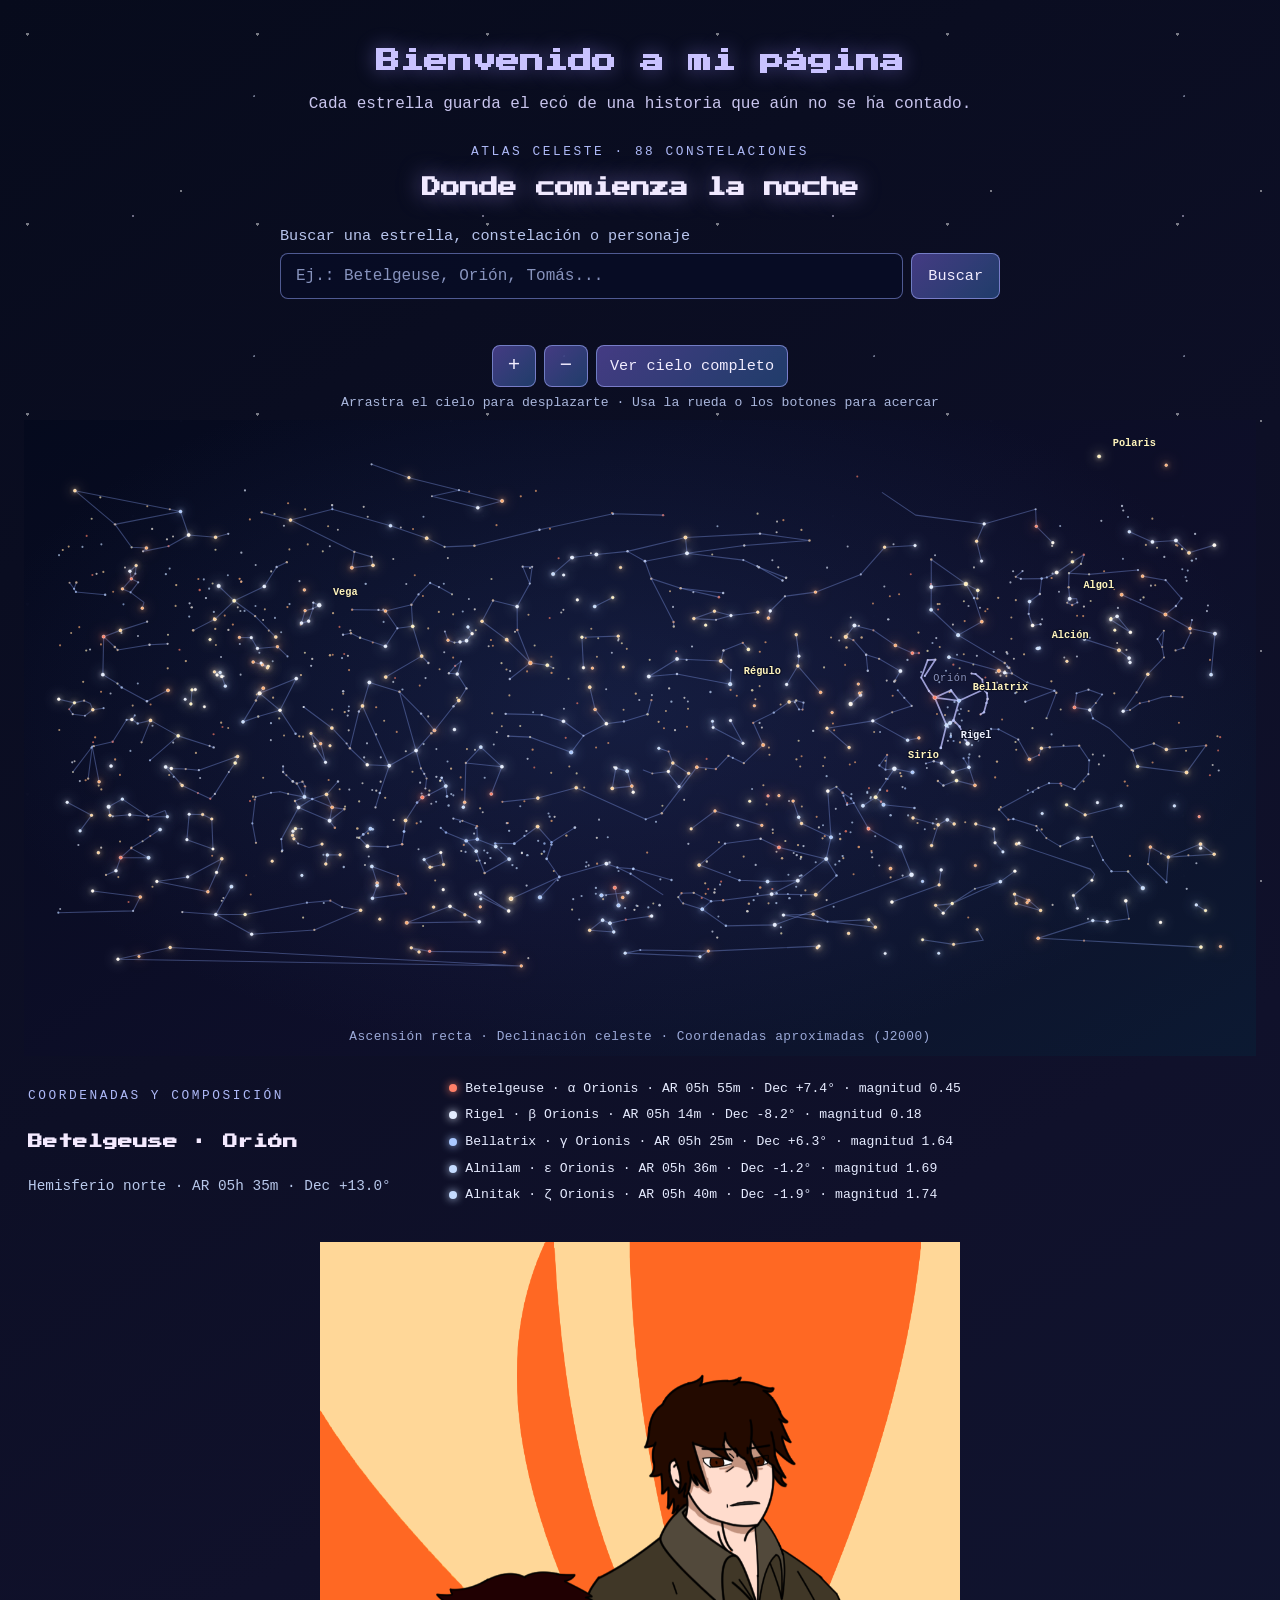
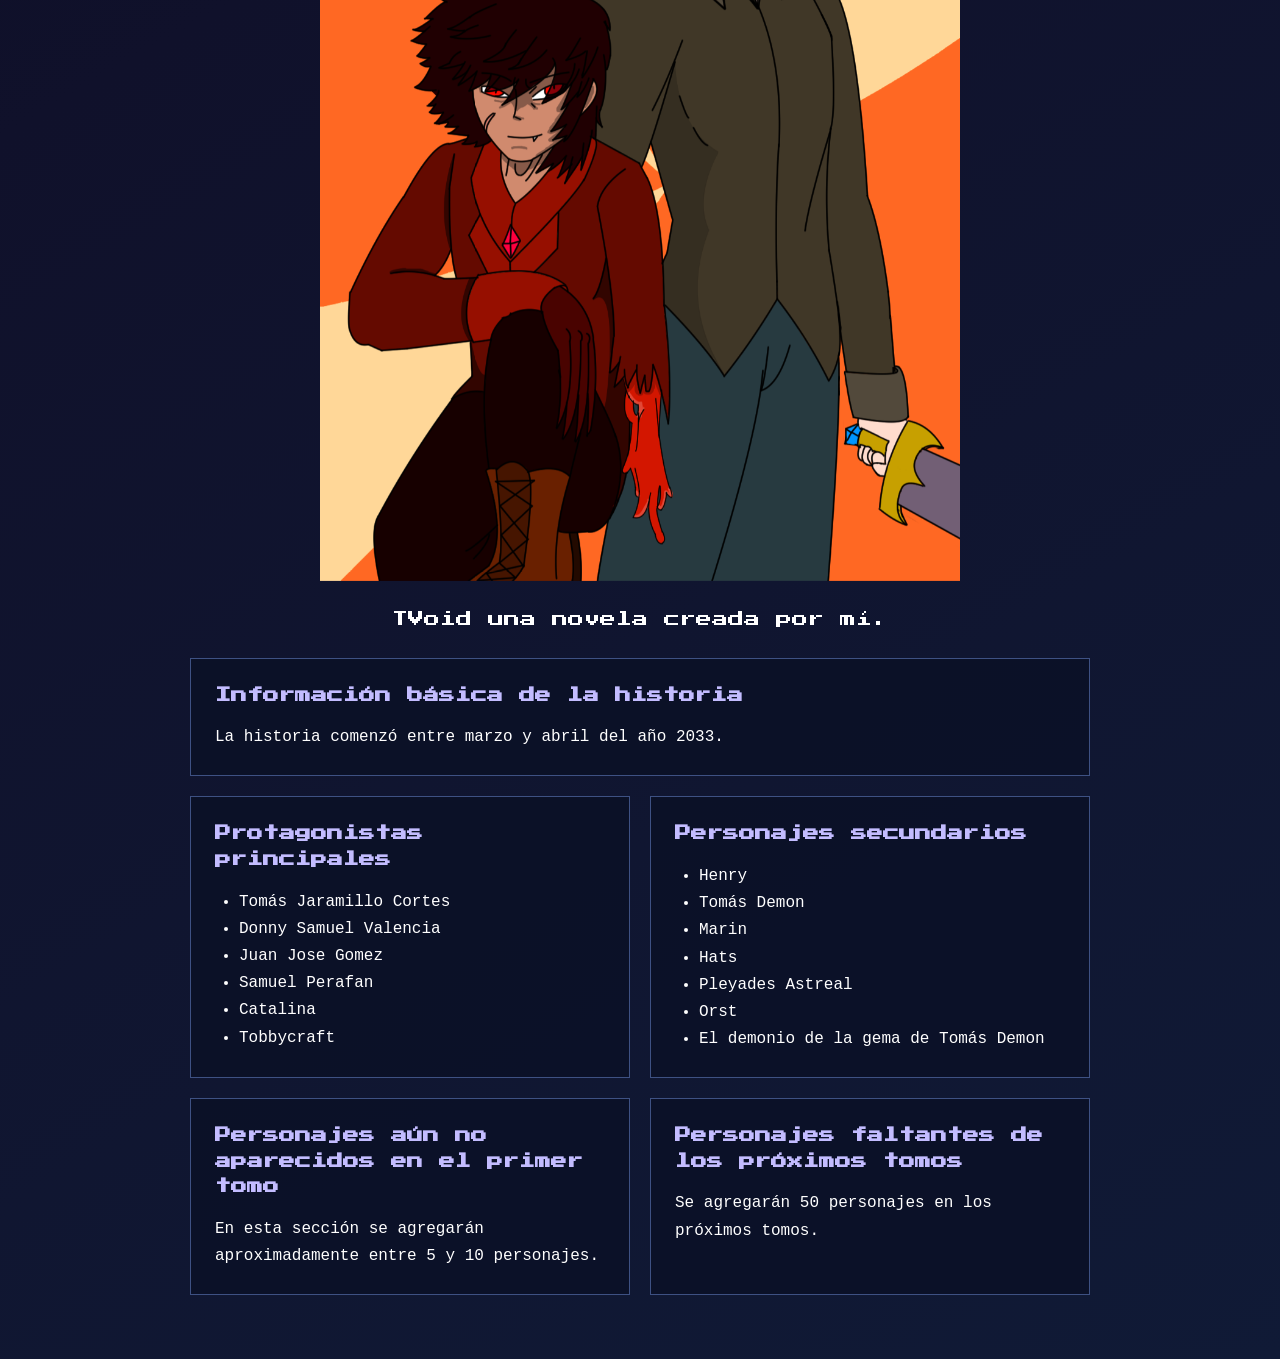
<file: index.html>
<html lang="es">

  <head>
    <meta charset="UTF-8">
    <meta name="viewport" content="width=device-width, initial-scale=1.0">
    <title>Tomas Jaramillo</title>
    <link rel="stylesheet" href="style.css">
    <script src="Constelaciones.js" defer></script>
    <script src="Pagina.js" defer></script>
  </head>
  <body>
    <h2>Bienvenido a mi página</h2>
    <p class="instrucciones-cielo">Cada estrella guarda el eco de una historia que aún no se ha contado.</p>

    <section class="mapa-celeste" aria-labelledby="titulo-mapa">
      <header class="encabezado-mapa">
        <p class="sobrelinea-mapa">Atlas celeste · 88 constelaciones</p>
        <h3 id="titulo-mapa">Donde comienza la noche</h3>
      </header>
      <form id="busqueda-celeste" class="busqueda-celeste" role="search">
        <label for="buscar-estrella">Buscar una estrella, constelación o personaje</label>
        <div class="entrada-busqueda">
          <input id="buscar-estrella" name="q" type="search" placeholder="Ej.: Betelgeuse, Orión, Tomás..." autocomplete="off" aria-describedby="resultado-busqueda">
          <button type="submit">Buscar</button>
        </div>
        <p id="resultado-busqueda" class="resultado-busqueda" role="status" aria-live="polite"></p>
        <ul id="sugerencias-celestes" class="sugerencias-celestes" aria-label="Resultados de búsqueda"></ul>
      </form>
      <div class="controles-mapa" role="group" aria-label="Controles del mapa">
        <button type="button" id="acercar-mapa" aria-label="Acercar el mapa">+</button>
        <button type="button" id="alejar-mapa" aria-label="Alejar el mapa">−</button>
        <button type="button" id="centrar-mapa">Ver cielo completo</button>
        <span>Arrastra el cielo para desplazarte · Usa la rueda o los botones para acercar</span>
      </div>
      <figure class="figura-mapa">
        <svg id="mapa-estelar" viewBox="0 0 1440 700" role="group" aria-labelledby="titulo-svg-mapa descripcion-svg-mapa">
          <title id="titulo-svg-mapa">Mapa de las 88 constelaciones</title>
          <desc id="descripcion-svg-mapa">Proyección celeste con estrellas coloreadas según su índice de color y trazos de las constelaciones.</desc>
        </svg>
        <figcaption id="coordenadas-mapa">Ascensión recta · Declinación celeste · Coordenadas aproximadas (J2000)</figcaption>
      </figure>
      <section class="detalle-celeste" id="detalle-celeste" aria-live="polite" aria-label="Datos de la selección">
        <p class="sobrelinea-mapa">Coordenadas y composición</p>
        <h4 id="nombre-detalle">El firmamento guarda sus secretos</h4>
        <p class="ubicacion-detalle" id="ubicacion-detalle">Cada punto luminoso pertenece a un lugar preciso del cielo.</p>
        <ul class="estrellas-detalle" id="estrellas-detalle"></ul>
      </section>
    </section>
    
    <img class="portada-principal" src="portada cap 8.png" alt="Portada ilustrada de Tomás Jaramillo" decoding="async">

    <p class="novela" title="Pasa el cursor para descubrir el código">
      <span class="novela-text">TVoid una novela creada por mí.</span>
      <span class="codigo-secreto">Código para archivo secreto: 2008</span>
    </p>

    <main class="historia">
      <section>
        <h3>Información básica de la historia</h3>
        <p>La historia comenzó entre marzo y abril del año 2033.</p>
      </section>

      <section>
        <h3>Protagonistas principales</h3>
        <ul>
          <li>Tomás Jaramillo Cortes</li>
          <li>Donny Samuel Valencia</li>
          <li>Juan Jose Gomez</li>
          <li>Samuel Perafan</li>
          <li>Catalina</li>
          <li>Tobbycraft</li>
        </ul>
      </section>

      <section>
        <h3>Personajes secundarios</h3>
        <ul>
          <li>Henry</li>
          <li>Tomás Demon</li>
          <li>Marin</li>
          <li>Hats</li>
          <li>Pleyades Astreal</li>
          <li>Orst</li>
          <li>El demonio de la gema de Tomás Demon</li>
        </ul>
      </section>

      <section>
        <h3>Personajes aún no aparecidos en el primer tomo</h3>
        <p>En esta sección se agregarán aproximadamente entre 5 y 10 personajes.</p>
      </section>

      <section>
        <h3>Personajes faltantes de los próximos tomos</h3>
        <p>Se agregarán 50 personajes en los próximos tomos.</p>
      </section>
    </main>
  </body>
</html>
</file>
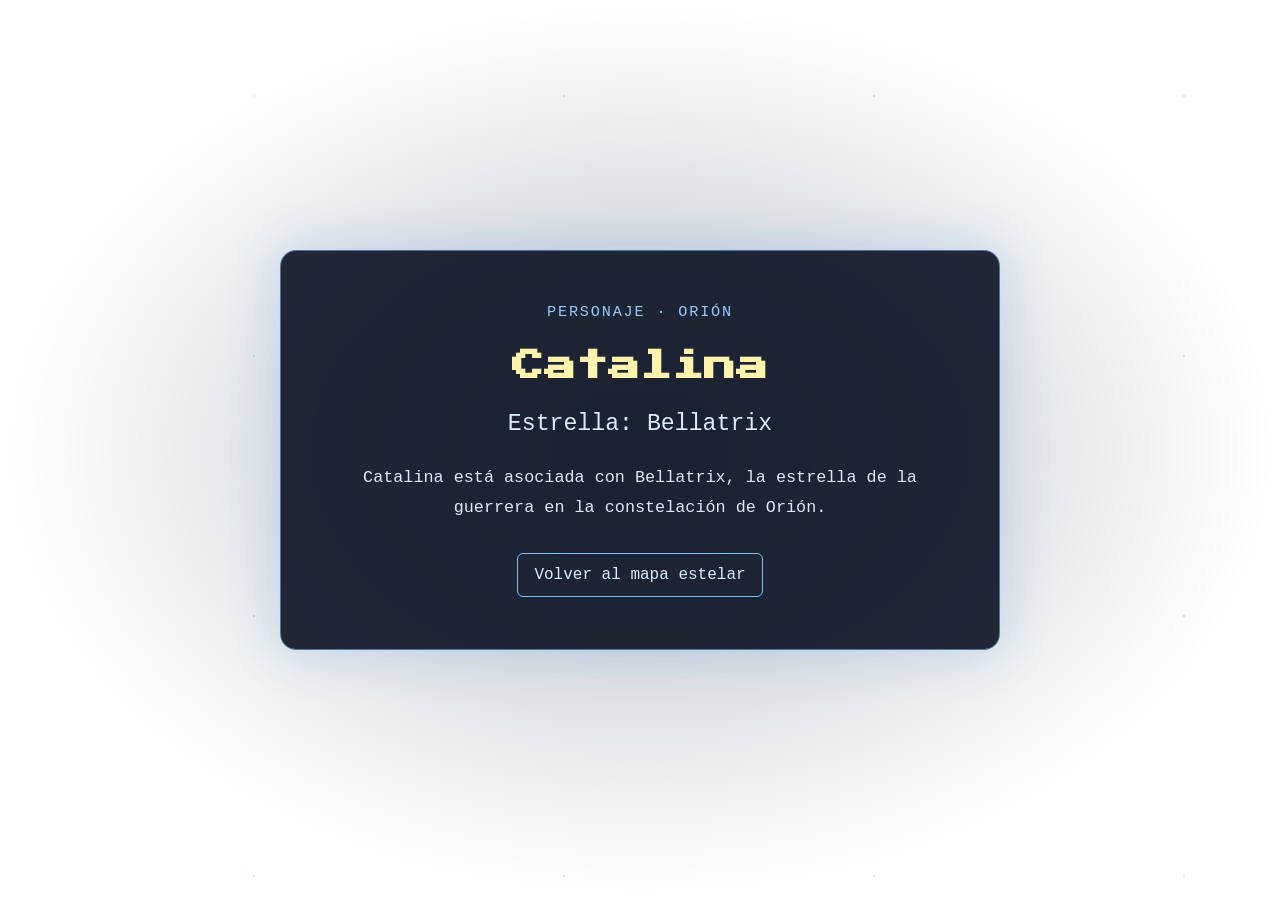
<file: catalina.html>
<!doctype html>
<html lang="es">
  <head>
    <meta charset="UTF-8">
    <meta name="viewport" content="width=device-width, initial-scale=1.0">
    <title>Catalina · Bellatrix</title>
    <link rel="stylesheet" href="style.css">
  </head>
  <body class="pagina-personaje">
    <main class="ficha-personaje">
      <p class="etiqueta">Personaje · Orión</p>
      <h1>Catalina</h1>
      <p class="estrella-destacada">Estrella: Bellatrix</p>
      <p class="descripcion-personaje">Catalina está asociada con Bellatrix, la estrella de la guerrera en la constelación de Orión.</p>
      <a class="volver-inicio" href="pagina.html">Volver al mapa estelar</a>
    </main>
  </body>
</html>
</file>
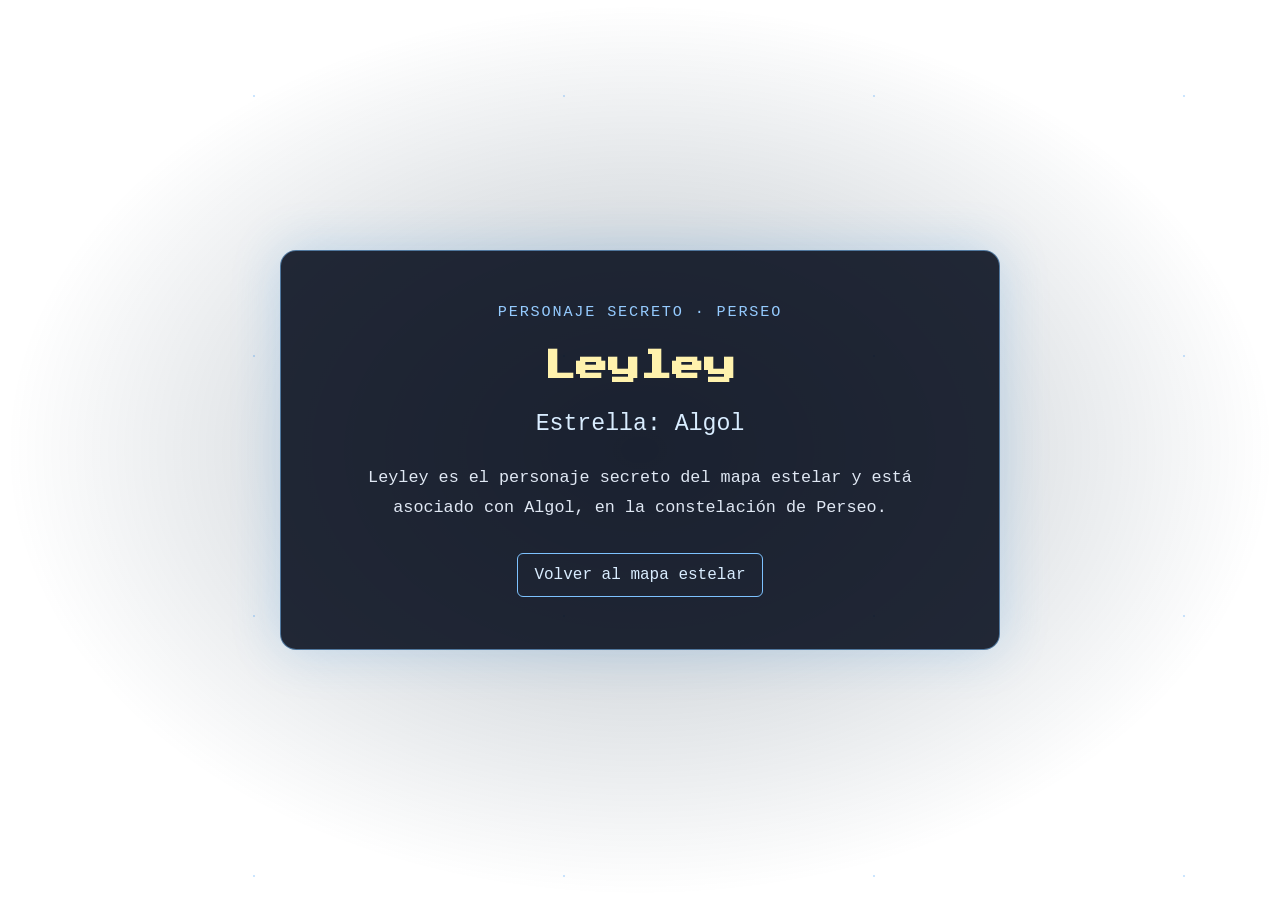
<file: leyley.html>
<!doctype html>
<html lang="es">
  <head>
    <meta charset="UTF-8">
    <meta name="viewport" content="width=device-width, initial-scale=1.0">
    <title>Leyley · Algol</title>
    <link rel="stylesheet" href="style.css">
  </head>
  <body class="pagina-personaje">
    <main class="ficha-personaje">
      <p class="etiqueta">Personaje secreto · Perseo</p>
      <h1>Leyley</h1>
      <p class="estrella-destacada">Estrella: Algol</p>
      <p class="descripcion-personaje">Leyley es el personaje secreto del mapa estelar y está asociado con Algol, en la constelación de Perseo.</p>
      <a class="volver-inicio" href="pagina.html">Volver al mapa estelar</a>
    </main>
  </body>
</html>
</file>
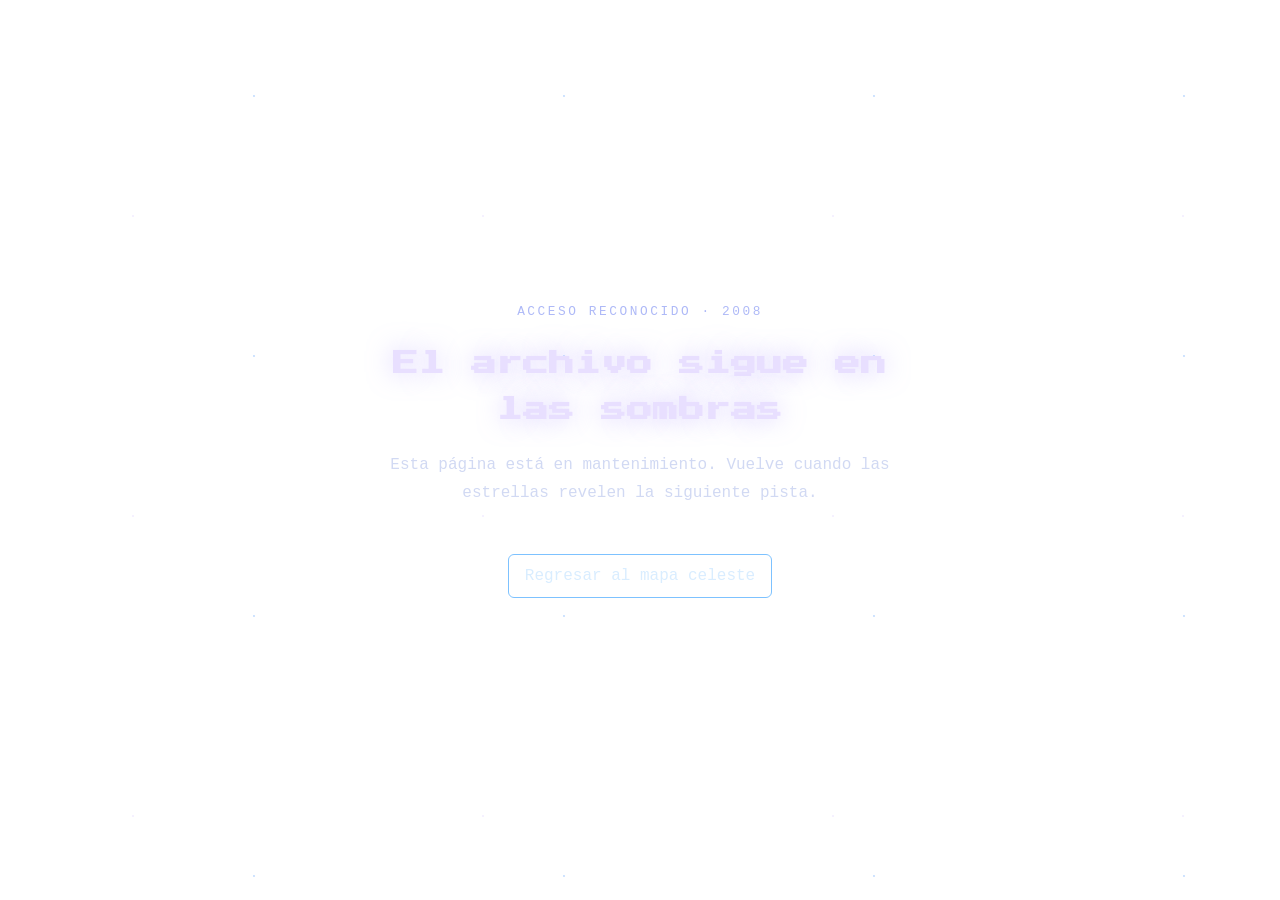
<file: mantenimiento.html>
<!doctype html>
<html lang="es">
  <head>
    <meta charset="UTF-8">
    <meta name="viewport" content="width=device-width, initial-scale=1.0">
    <meta name="robots" content="noindex">
    <title>Archivo secreto · En mantenimiento</title>
    <link rel="stylesheet" href="style.css">
  </head>
  <body class="pagina-mantenimiento">
    <main class="ficha-mantenimiento">
      <p class="sobrelinea-mapa">Acceso reconocido · 2008</p>
      <h1>El archivo sigue en las sombras</h1>
      <p>Esta página está en mantenimiento. Vuelve cuando las estrellas revelen la siguiente pista.</p>
      <a class="volver-inicio" href="pagina.html">Regresar al mapa celeste</a>
    </main>
  </body>
</html>
</file>
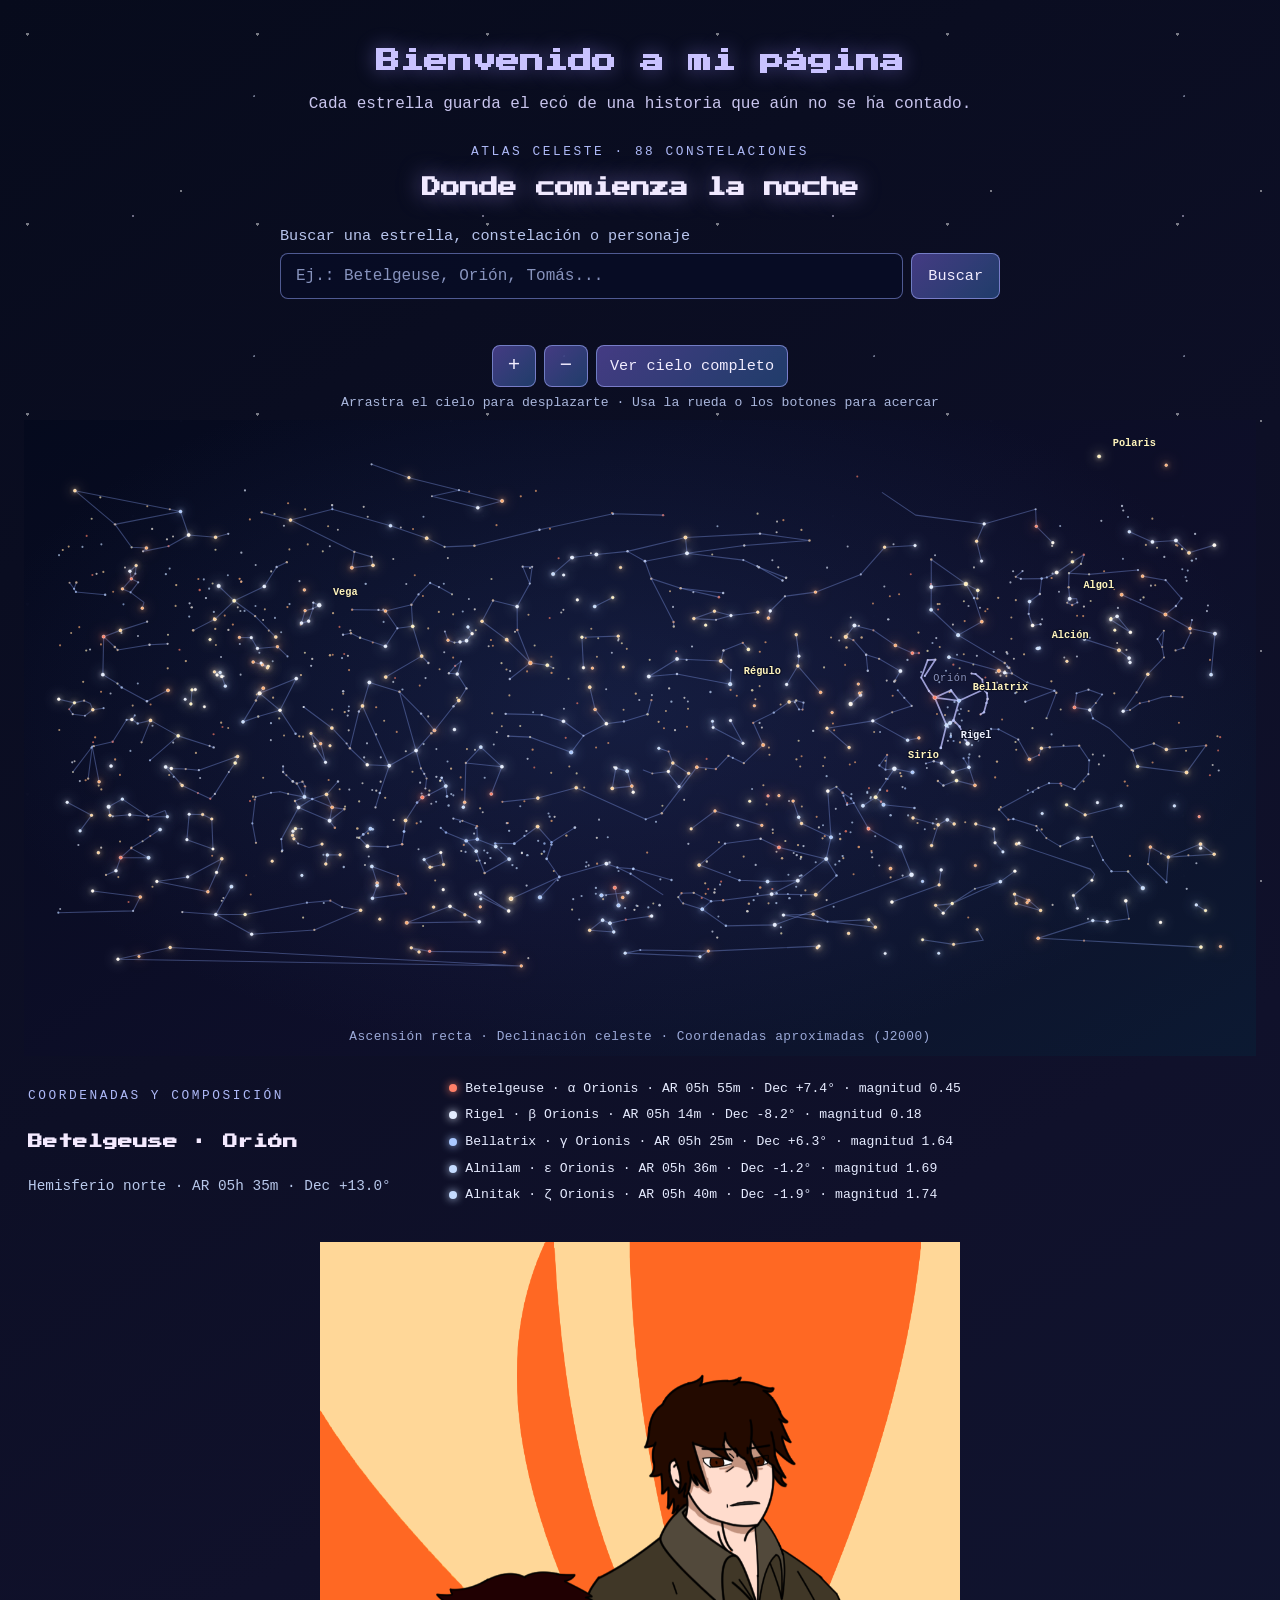
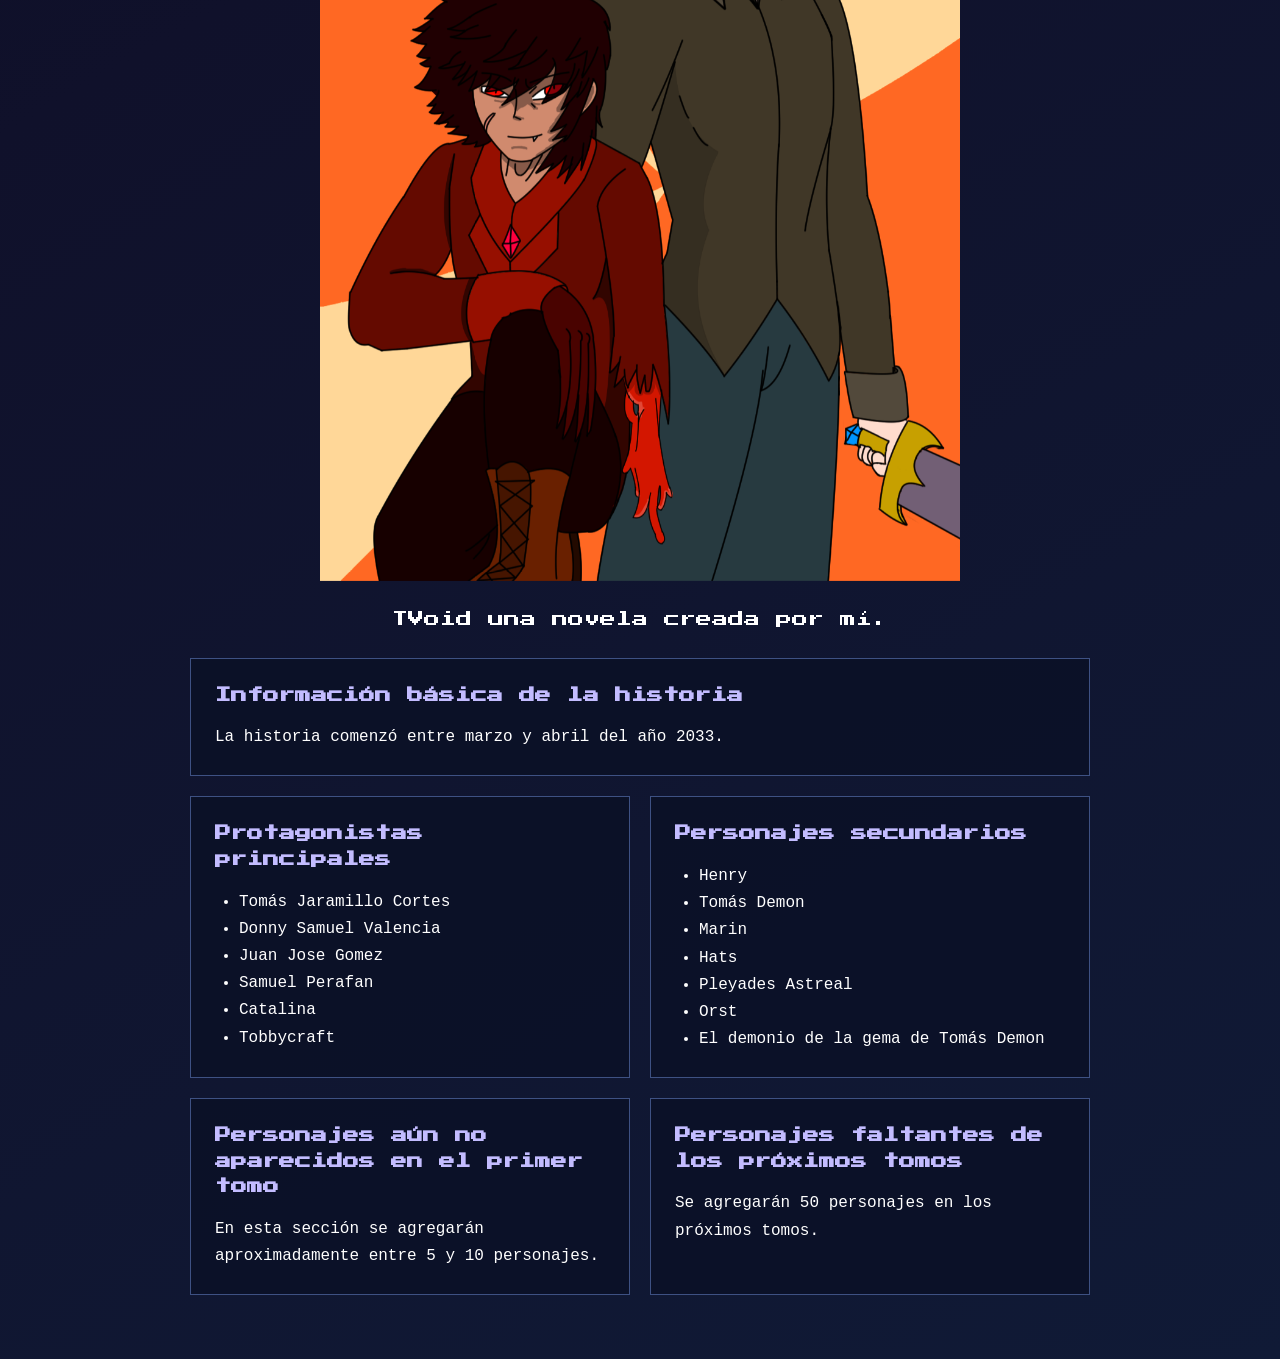
<file: pagina.html>
<html lang="es">

  <head>
    <meta charset="UTF-8">
    <meta name="viewport" content="width=device-width, initial-scale=1.0">
    <title>Tomas Jaramillo</title>
    <link rel="stylesheet" href="style.css">
    <script src="Constelaciones.js" defer></script>
    <script src="Pagina.js" defer></script>
  </head>
  <body>
    <h2>Bienvenido a mi página</h2>
    <p class="instrucciones-cielo">Cada estrella guarda el eco de una historia que aún no se ha contado.</p>

    <section class="mapa-celeste" aria-labelledby="titulo-mapa">
      <header class="encabezado-mapa">
        <p class="sobrelinea-mapa">Atlas celeste · 88 constelaciones</p>
        <h3 id="titulo-mapa">Donde comienza la noche</h3>
      </header>
      <form id="busqueda-celeste" class="busqueda-celeste" role="search">
        <label for="buscar-estrella">Buscar una estrella, constelación o personaje</label>
        <div class="entrada-busqueda">
          <input id="buscar-estrella" name="q" type="search" placeholder="Ej.: Betelgeuse, Orión, Tomás..." autocomplete="off" aria-describedby="resultado-busqueda">
          <button type="submit">Buscar</button>
        </div>
        <p id="resultado-busqueda" class="resultado-busqueda" role="status" aria-live="polite"></p>
        <ul id="sugerencias-celestes" class="sugerencias-celestes" aria-label="Resultados de búsqueda"></ul>
      </form>
      <div class="controles-mapa" role="group" aria-label="Controles del mapa">
        <button type="button" id="acercar-mapa" aria-label="Acercar el mapa">+</button>
        <button type="button" id="alejar-mapa" aria-label="Alejar el mapa">−</button>
        <button type="button" id="centrar-mapa">Ver cielo completo</button>
        <span>Arrastra el cielo para desplazarte · Usa la rueda o los botones para acercar</span>
      </div>
      <figure class="figura-mapa">
        <svg id="mapa-estelar" viewBox="0 0 1440 700" role="group" aria-labelledby="titulo-svg-mapa descripcion-svg-mapa">
          <title id="titulo-svg-mapa">Mapa de las 88 constelaciones</title>
          <desc id="descripcion-svg-mapa">Proyección celeste con estrellas coloreadas según su índice de color y trazos de las constelaciones.</desc>
        </svg>
        <figcaption id="coordenadas-mapa">Ascensión recta · Declinación celeste · Coordenadas aproximadas (J2000)</figcaption>
      </figure>
      <section class="detalle-celeste" id="detalle-celeste" aria-live="polite" aria-label="Datos de la selección">
        <p class="sobrelinea-mapa">Coordenadas y composición</p>
        <h4 id="nombre-detalle">El firmamento guarda sus secretos</h4>
        <p class="ubicacion-detalle" id="ubicacion-detalle">Cada punto luminoso pertenece a un lugar preciso del cielo.</p>
        <ul class="estrellas-detalle" id="estrellas-detalle"></ul>
      </section>
    </section>
    
    <img class="portada-principal" src="portada cap 8.png" alt="Portada ilustrada de Tomás Jaramillo" decoding="async">

    <p class="novela" title="Pasa el cursor para descubrir el código">
      <span class="novela-text">TVoid una novela creada por mí.</span>
      <span class="codigo-secreto">Código para archivo secreto: 2008</span>
    </p>

    <main class="historia">
      <section>
        <h3>Información básica de la historia</h3>
        <p>La historia comenzó entre marzo y abril del año 2033.</p>
      </section>

      <section>
        <h3>Protagonistas principales</h3>
        <ul>
          <li>Tomás Jaramillo Cortes</li>
          <li>Donny Samuel Valencia</li>
          <li>Juan Jose Gomez</li>
          <li>Samuel Perafan</li>
          <li>Catalina</li>
          <li>Tobbycraft</li>
        </ul>
      </section>

      <section>
        <h3>Personajes secundarios</h3>
        <ul>
          <li>Henry</li>
          <li>Tomás Demon</li>
          <li>Marin</li>
          <li>Hats</li>
          <li>Pleyades Astreal</li>
          <li>Orst</li>
          <li>El demonio de la gema de Tomás Demon</li>
        </ul>
      </section>

      <section>
        <h3>Personajes aún no aparecidos en el primer tomo</h3>
        <p>En esta sección se agregarán aproximadamente entre 5 y 10 personajes.</p>
      </section>

      <section>
        <h3>Personajes faltantes de los próximos tomos</h3>
        <p>Se agregarán 50 personajes en los próximos tomos.</p>
      </section>
    </main>
  </body>
</html>
</file>
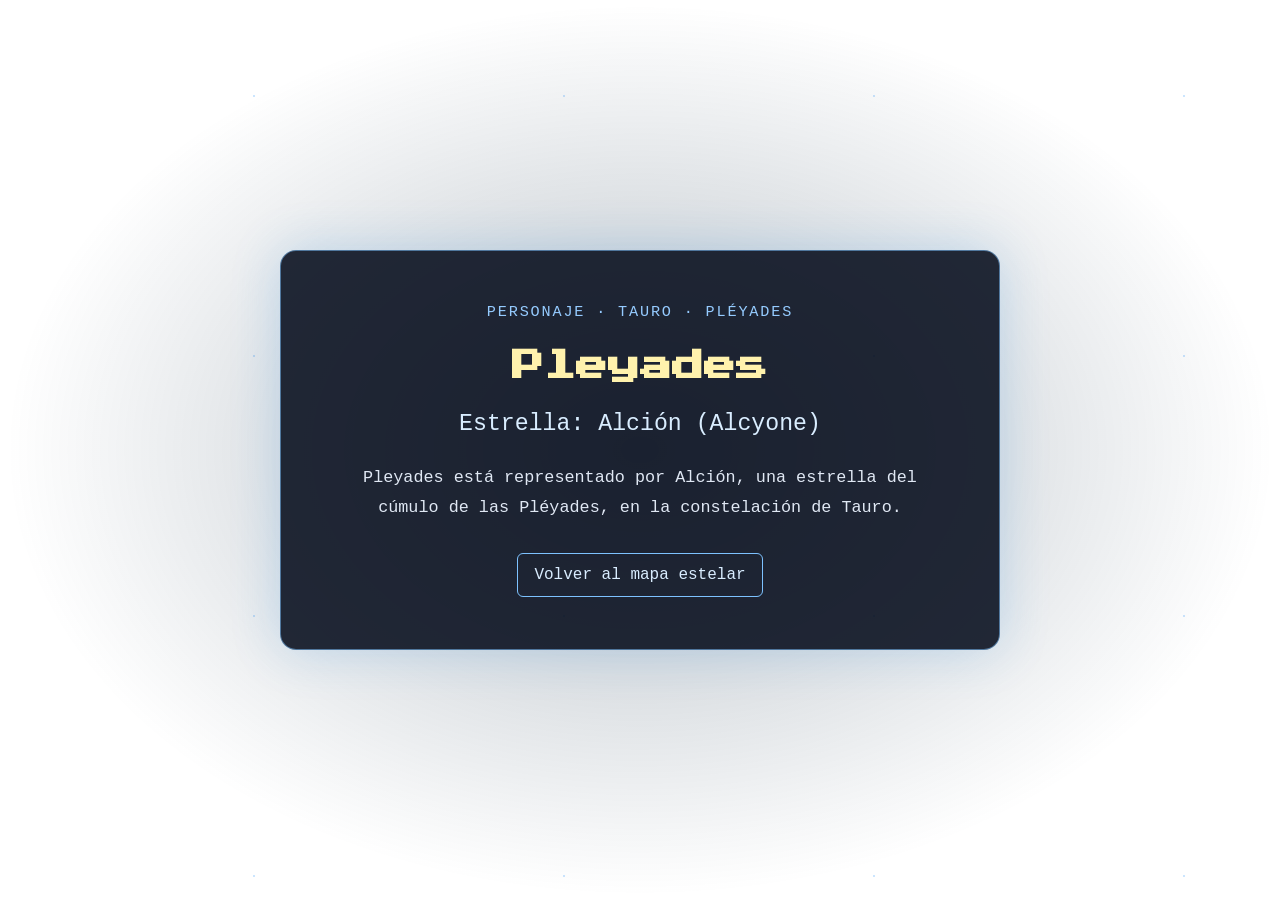
<file: pleyades.html>
<!doctype html>
<html lang="es">
  <head>
    <meta charset="UTF-8">
    <meta name="viewport" content="width=device-width, initial-scale=1.0">
    <title>Pleyades · Alción</title>
    <link rel="stylesheet" href="style.css">
  </head>
  <body class="pagina-personaje">
    <main class="ficha-personaje">
      <p class="etiqueta">Personaje · Tauro · Pléyades</p>
      <h1>Pleyades</h1>
      <p class="estrella-destacada">Estrella: Alción (Alcyone)</p>
      <p class="descripcion-personaje">Pleyades está representado por Alción, una estrella del cúmulo de las Pléyades, en la constelación de Tauro.</p>
      <a class="volver-inicio" href="pagina.html">Volver al mapa estelar</a>
    </main>
  </body>
</html>
</file>
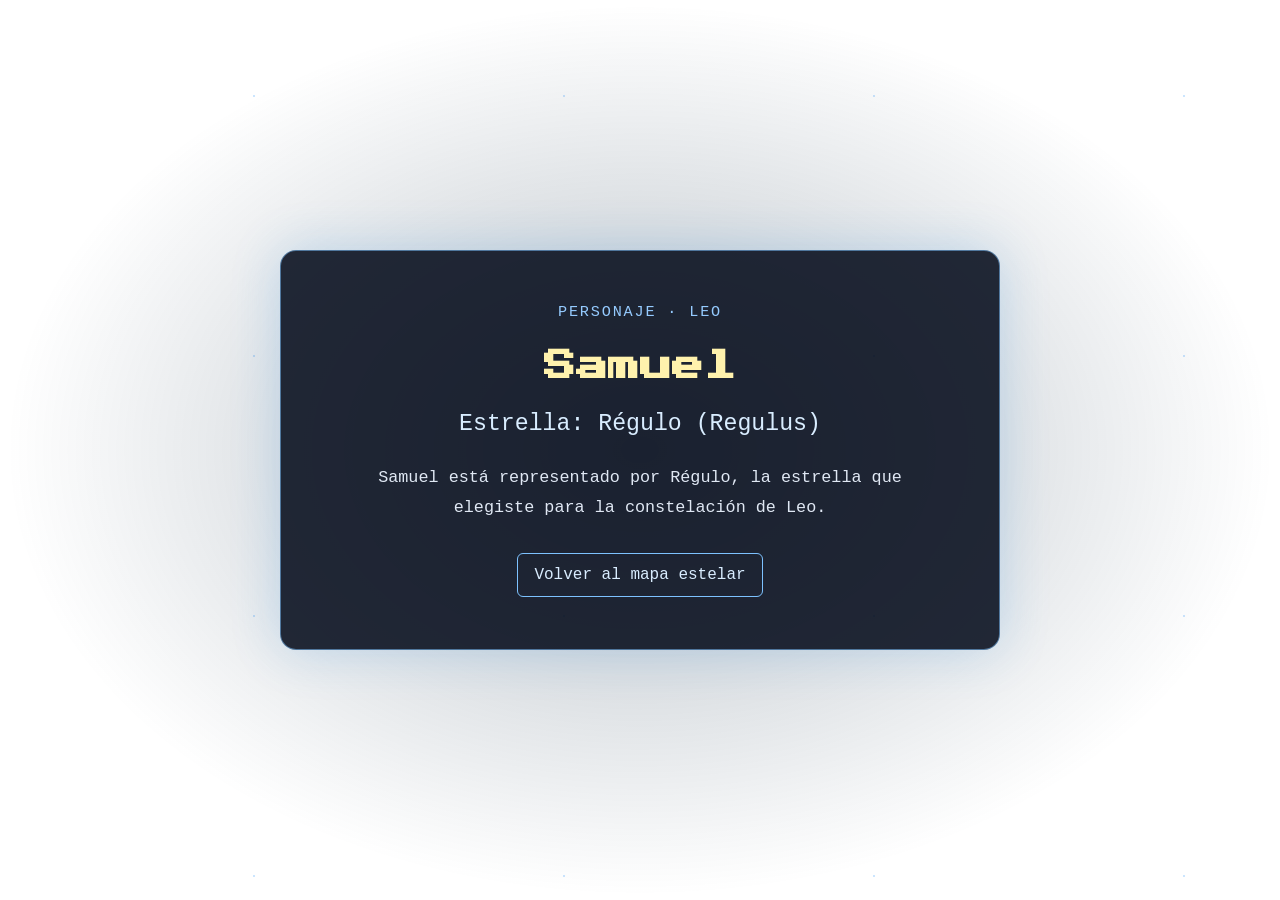
<file: samuel.html>
<!doctype html>
<html lang="es">
  <head>
    <meta charset="UTF-8">
    <meta name="viewport" content="width=device-width, initial-scale=1.0">
    <title>Samuel · Régulo</title>
    <link rel="stylesheet" href="style.css">
  </head>
  <body class="pagina-personaje">
    <main class="ficha-personaje">
      <p class="etiqueta">Personaje · Leo</p>
      <h1>Samuel</h1>
      <p class="estrella-destacada">Estrella: Régulo (Regulus)</p>
      <p class="descripcion-personaje">Samuel está representado por Régulo, la estrella que elegiste para la constelación de Leo.</p>
      <a class="volver-inicio" href="pagina.html">Volver al mapa estelar</a>
    </main>
  </body>
</html>
</file>
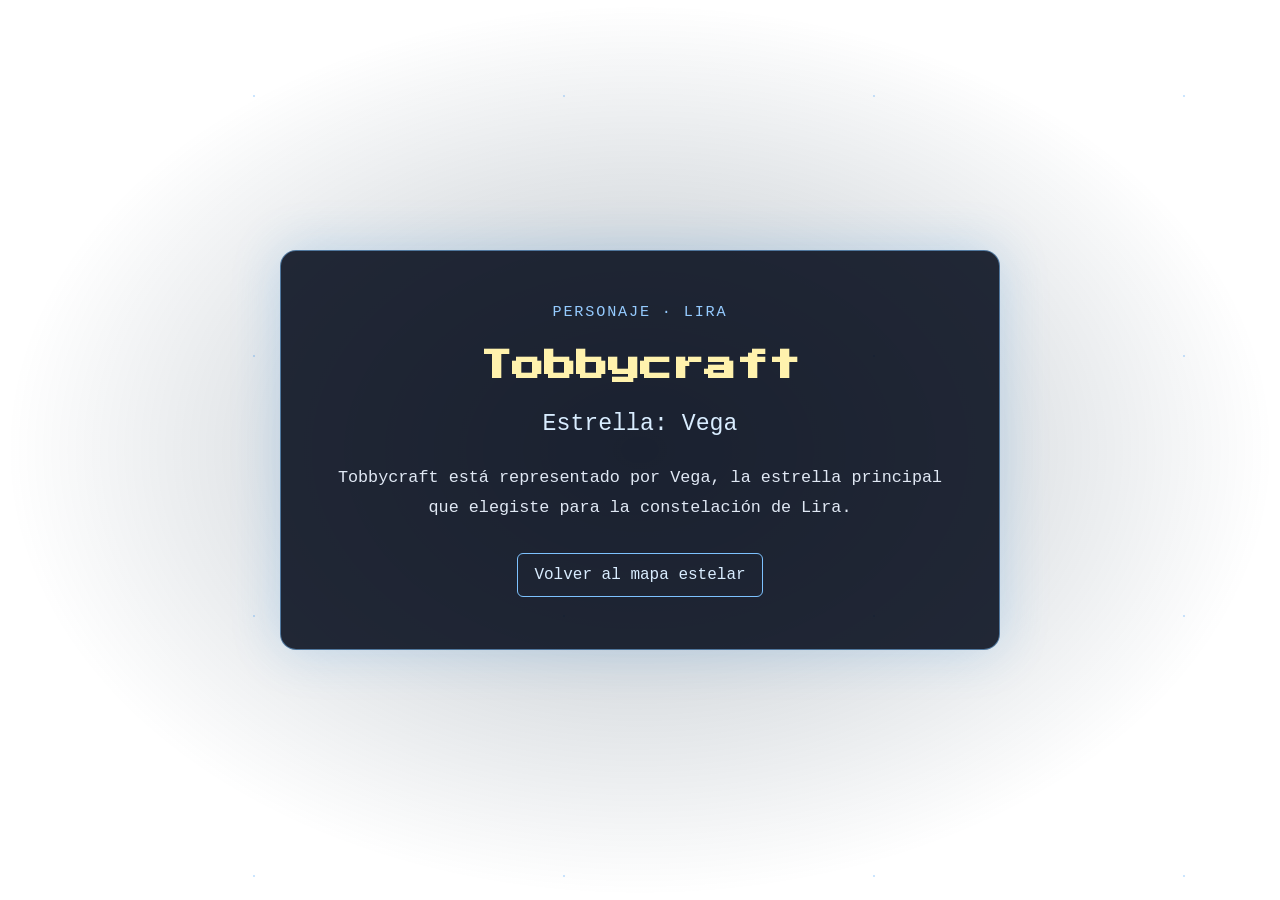
<file: tobbycraft.html>
<!doctype html>
<html lang="es">
  <head>
    <meta charset="UTF-8">
    <meta name="viewport" content="width=device-width, initial-scale=1.0">
    <title>Tobbycraft · Vega</title>
    <link rel="stylesheet" href="style.css">
  </head>
  <body class="pagina-personaje">
    <main class="ficha-personaje">
      <p class="etiqueta">Personaje · Lira</p>
      <h1>Tobbycraft</h1>
      <p class="estrella-destacada">Estrella: Vega</p>
      <p class="descripcion-personaje">Tobbycraft está representado por Vega, la estrella principal que elegiste para la constelación de Lira.</p>
      <a class="volver-inicio" href="pagina.html">Volver al mapa estelar</a>
    </main>
  </body>
</html>
</file>
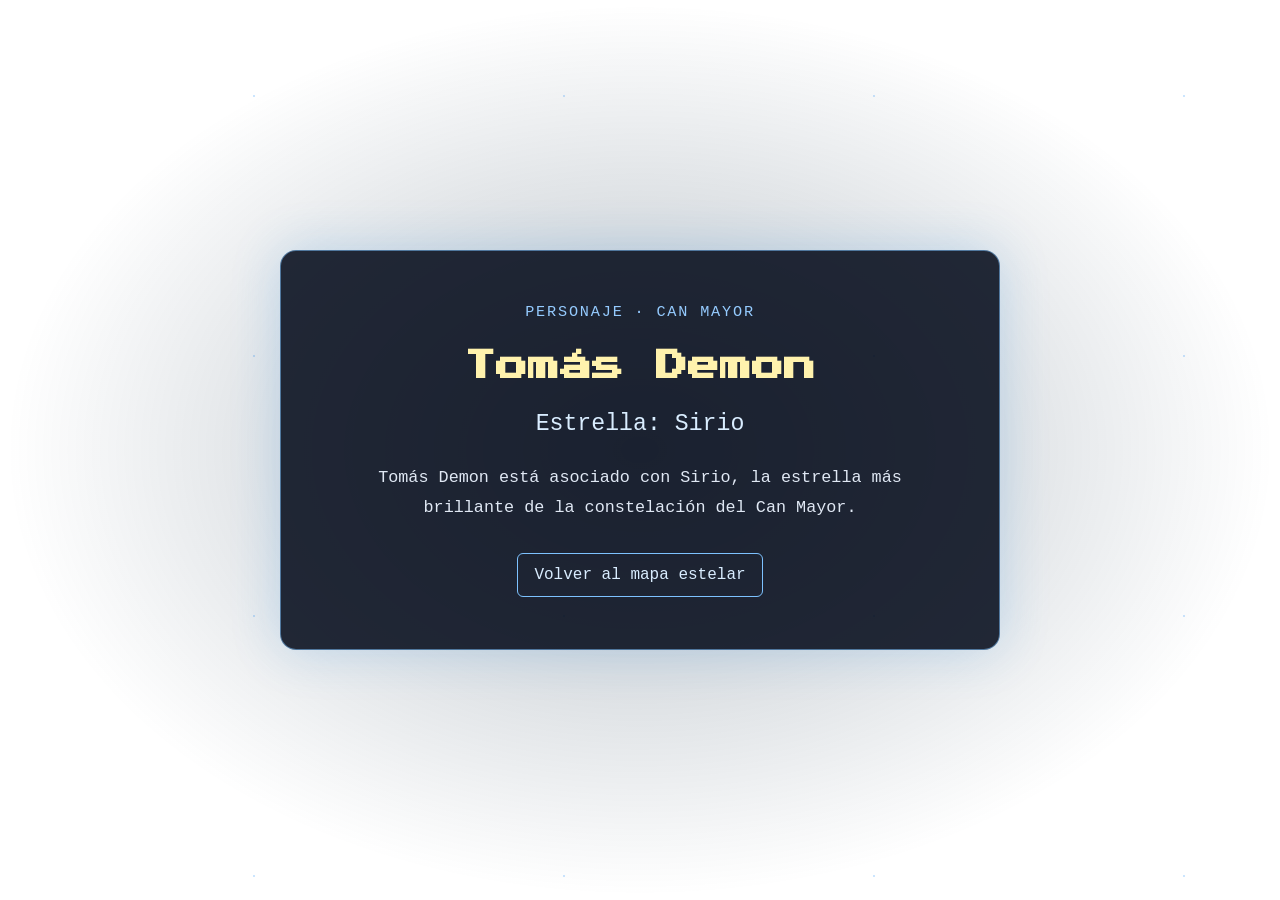
<file: tomas-demon.html>
<!doctype html>
<html lang="es">
  <head>
    <meta charset="UTF-8">
    <meta name="viewport" content="width=device-width, initial-scale=1.0">
    <title>Tomás Demon · Sirio</title>
    <link rel="stylesheet" href="style.css">
  </head>
  <body class="pagina-personaje">
    <main class="ficha-personaje">
      <p class="etiqueta">Personaje · Can Mayor</p>
      <h1>Tomás Demon</h1>
      <p class="estrella-destacada">Estrella: Sirio</p>
      <p class="descripcion-personaje">Tomás Demon está asociado con Sirio, la estrella más brillante de la constelación del Can Mayor.</p>
      <a class="volver-inicio" href="pagina.html">Volver al mapa estelar</a>
    </main>
  </body>
</html>
</file>
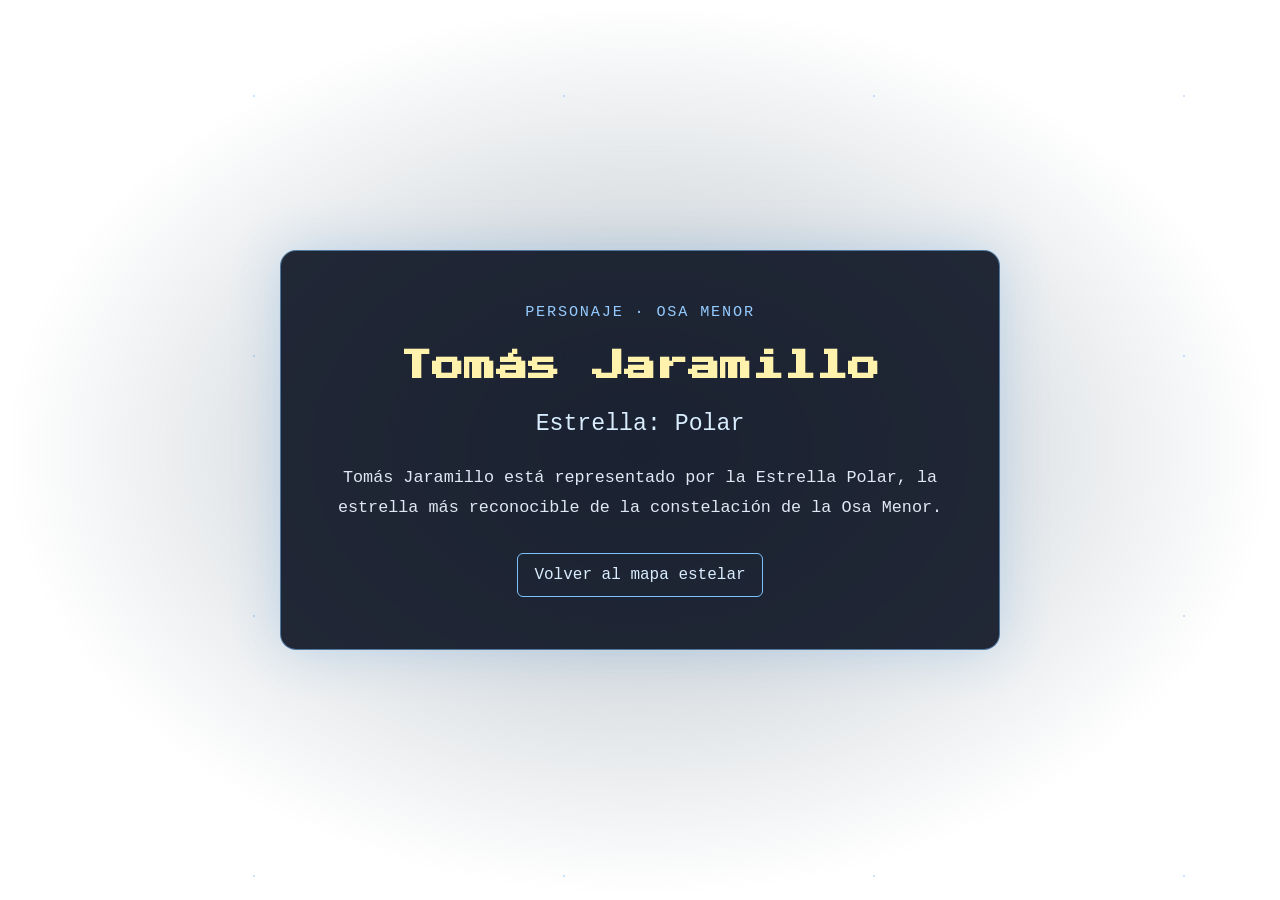
<file: tomas-jaramillo.html>
<!doctype html>
<html lang="es">
  <head>
    <meta charset="UTF-8">
    <meta name="viewport" content="width=device-width, initial-scale=1.0">
    <title>Tomás Jaramillo · Estrella Polar</title>
    <link rel="stylesheet" href="style.css">
  </head>
  <body class="pagina-personaje">
    <main class="ficha-personaje">
      <p class="etiqueta">Personaje · Osa Menor</p>
      <h1>Tomás Jaramillo</h1>
      <p class="estrella-destacada">Estrella: Polar</p>
      <p class="descripcion-personaje">Tomás Jaramillo está representado por la Estrella Polar, la estrella más reconocible de la constelación de la Osa Menor.</p>
      <a class="volver-inicio" href="pagina.html">Volver al mapa estelar</a>
    </main>
  </body>
</html>
</file>
<file: style.css>
@import url('https://fonts.googleapis.com/css2?family=Press+Start+2P&display=swap');

* {
	box-sizing: border-box;
}

.pagina-mantenimiento {
	justify-content: center;
	padding: 24px;
	background-image:
		radial-gradient(2px 2px at 12% 18%, #ffffff 99%, transparent),
		radial-gradient(1px 1px at 82% 37%, #cce6ff 99%, transparent),
		radial-gradient(1px 1px at 67% 83%, #ffffff 99%, transparent);
	background-size: 230px 190px, 310px 260px, 270px 230px;
}

.ficha-mantenimiento {
	width: min(100%, 620px);
	padding: clamp(24px, 6vw, 52px) 20px;
	text-align: center;
}

.ficha-mantenimiento .sobrelinea-mapa {
	margin-bottom: 18px;
}

.ficha-mantenimiento h1 {
	margin: 0 0 18px;
	color: #e8dfff;
	font-size: clamp(1rem, 4vw, 1.6rem);
	line-height: 1.8;
	text-shadow: 0 0 25px rgba(179, 162, 255, 0.5);
}

.ficha-mantenimiento p:not(.sobrelinea-mapa) {
	color: #d1d9f3;
	font-family: 'Courier New', monospace;
	font-size: 1rem;
	line-height: 1.8;
}

body {
	min-height: 100vh;
	margin: 0;
	position: relative;
	isolation: isolate;
	display: flex;
	flex-direction: column;
	align-items: center;
	justify-content: flex-start;
	gap: 24px;
	padding: 42px 24px 64px;
	background: linear-gradient(150deg, #070b1c 0%, #10112b 47%, #101a36 100%);
	color: #ffffff;
	font-family: 'Press Start 2P', 'Courier New', monospace;
	text-align: center;
}

body::before {
	position: fixed;
	z-index: -1;
	inset: 0;
	background-image:
		radial-gradient(1.5px 1.5px at 12% 18%, #ffffff 98%, transparent),
		radial-gradient(1px 1px at 82% 37%, #d7e3ff 98%, transparent),
		radial-gradient(1px 1px at 67% 83%, #ffffff 98%, transparent),
		radial-gradient(1px 1px at 38% 72%, #e9dfff 98%, transparent);
	background-size: 230px 190px, 310px 260px, 270px 230px, 350px 300px;
	content: "";
	opacity: 0.45;
	pointer-events: none;
	transition: opacity 900ms ease, background-position 1800ms ease, filter 1200ms ease;
}

body.cielo-abriendo::before {
	background-position: 24px -30px, -18px 26px, 35px 14px, -28px -20px;
	filter: hue-rotate(25deg);
	opacity: 0.75;
}

body > :not(.mapa-celeste) {
	position: relative;
	z-index: 1;
}

.mapa-celeste {
	width: min(100%, 1440px);
	padding: 0;
}

body.cielo-abriendo .mapa-celeste {
	filter: saturate(0.8);
}

.encabezado-mapa {
	margin-bottom: 22px;
}

.sobrelinea-mapa {
	margin: 0;
	color: #aeb9f7;
	font-family: 'Courier New', monospace;
	font-size: 0.8rem;
	letter-spacing: 0.2em;
	line-height: 1.6;
	text-transform: uppercase;
}

.encabezado-mapa h3 {
	margin: 10px 0 0;
	color: #f0e9ff;
	font-size: clamp(0.85rem, 2vw, 1.2rem);
	line-height: 1.7;
	text-shadow: 0 0 22px rgba(179, 162, 255, 0.55);
}

.busqueda-celeste {
	width: min(100%, 720px);
	margin: 0 auto 18px;
	text-align: left;
}

.busqueda-celeste label {
	display: block;
	margin-bottom: 8px;
	color: #b8c5ed;
	font-family: 'Courier New', monospace;
	font-size: 0.95rem;
}

.entrada-busqueda {
	display: flex;
	gap: 8px;
}

.entrada-busqueda input {
	width: 100%;
	min-width: 0;
	padding: 13px 15px;
	border: 1px solid rgba(151, 169, 255, 0.5);
	border-radius: 8px;
	background: rgba(8, 13, 37, 0.92);
	color: #f1f3ff;
	font-family: 'Courier New', monospace;
	font-size: 1rem;
}

.entrada-busqueda input::placeholder {
	color: #8793bd;
}

.entrada-busqueda input:focus-visible,
.entrada-busqueda button:focus-visible,
.controles-mapa button:focus-visible,
.sugerencias-celestes button:focus-visible {
	outline: 2px solid #c5b0ff;
	outline-offset: 3px;
}

.entrada-busqueda button,
.controles-mapa button {
	min-height: 44px;
	padding: 10px 16px;
	border: 1px solid rgba(164, 173, 255, 0.58);
	border-radius: 8px;
	background: linear-gradient(135deg, rgba(76, 66, 145, 0.88), rgba(34, 64, 111, 0.94));
	color: #f2edff;
	font-family: 'Courier New', monospace;
	font-size: 0.95rem;
	cursor: pointer;
}

.entrada-busqueda button:hover,
.controles-mapa button:hover {
	background: linear-gradient(135deg, rgba(111, 85, 177, 0.98), rgba(45, 92, 145, 0.98));
}

.resultado-busqueda {
	min-height: 1.4em;
	margin: 7px 0 0;
	color: #c5d4f5;
	font-family: 'Courier New', monospace;
	font-size: 0.92rem;
	line-height: 1.5;
}

.sugerencias-celestes {
	display: flex;
	flex-wrap: wrap;
	gap: 7px;
	margin: 0;
	padding: 0;
	list-style: none;
}

.sugerencias-celestes:empty {
	display: none;
}

.sugerencias-celestes button {
	padding: 6px 9px;
	border: 1px solid rgba(139, 161, 242, 0.28);
	border-radius: 6px;
	background: rgba(14, 22, 51, 0.76);
	color: #d9e2ff;
	font-family: 'Courier New', monospace;
	font-size: 0.83rem;
	cursor: pointer;
}

.sugerencias-celestes button:hover {
	border-color: #c1acff;
	color: #ffffff;
}

.secreto-encontrado {
	display: inline-flex;
	align-items: center;
	gap: 8px;
	margin-left: 8px;
	color: #f5dcff;
}

.secreto-encontrado a {
	color: #d0c2ff;
	text-decoration: underline;
	text-underline-offset: 3px;
}

.secreto-encontrado a:hover,
.secreto-encontrado a:focus-visible {
	color: #ffffff;
}

.controles-mapa {
	display: flex;
	align-items: center;
	justify-content: center;
	flex-wrap: wrap;
	gap: 8px;
	margin: 0 0 10px;
}

.controles-mapa button {
	min-width: 44px;
	min-height: 42px;
	padding: 8px 13px;
}

.controles-mapa button:first-child,
.controles-mapa button:nth-child(2) {
	font-size: 1.3rem;
}

.controles-mapa span {
	width: 100%;
	color: #aab7dd;
	font-family: 'Courier New', monospace;
	font-size: 0.82rem;
}

.figura-mapa {
	margin: 0;
	background:
		radial-gradient(ellipse at 48% 45%, rgba(45, 70, 130, 0.28), transparent 72%),
		linear-gradient(150deg, rgba(5, 10, 30, 0.98), rgba(14, 15, 42, 0.99) 60%, rgba(12, 26, 50, 0.98));
}

#mapa-estelar {
	display: block;
	width: 100%;
	height: auto;
	overflow: hidden;
	touch-action: none;
	cursor: grab;
	user-select: none;
}

#mapa-estelar.arrastrando {
	cursor: grabbing;
}

.estrellas-fondo circle {
	cursor: crosshair;
	opacity: var(--luminosidad);
	transition: opacity 220ms ease;
}

.estrellas-fondo circle:hover,
.estrellas-fondo circle:focus-visible {
	opacity: 1;
	filter: drop-shadow(0 0 5px currentColor);
}

.lineas-constelacion {
	fill: none;
	stroke: rgba(144, 171, 255, 0.34);
	stroke-linecap: round;
	stroke-linejoin: round;
	stroke-width: 1.1;
	vector-effect: non-scaling-stroke;
	transition: stroke 240ms ease, stroke-width 240ms ease, opacity 240ms ease;
}

.constelacion-mapa {
	cursor: pointer;
	outline: none;
}

.constelacion-mapa:hover .lineas-constelacion,
.constelacion-mapa:focus .lineas-constelacion,
.constelacion-mapa.seleccionada .lineas-constelacion {
	stroke: rgba(192, 194, 255, 0.78);
	stroke-width: 1.7;
}

.nombre-constelacion-mapa {
	fill: rgba(188, 202, 255, 0.7);
	font-family: 'Courier New', monospace;
	font-size: 12px;
	letter-spacing: 0.06em;
	paint-order: stroke;
	stroke: #11132b;
	stroke-linejoin: round;
	stroke-width: 2px;
	pointer-events: none;
	display: none;
}

.estrella-destacada-mapa {
	cursor: pointer;
}

.objetivo-tactil {
	fill: transparent;
	stroke: none;
	pointer-events: all;
	animation: none !important;
	filter: none !important;
}

.estrella-destacada-mapa circle.objetivo-tactil {
	stroke: none;
}

.estrella-destacada-mapa circle {
	stroke: rgba(255, 255, 255, 0.76);
	stroke-width: 0.55;
	filter: drop-shadow(0 0 3px currentColor) drop-shadow(0 0 8px currentColor);
	animation: pulso-celeste 2.8s ease-in-out infinite alternate;
}

.estrella-destacada-mapa:nth-of-type(3n) circle {
	animation-delay: -1.5s;
}

.nombre-estrella-mapa,
.estrella-destacada-mapa text {
	fill: #eff3ff;
	font-family: 'Courier New', monospace;
	font-size: 12px;
	font-weight: 600;
	paint-order: stroke;
	stroke: #0d1128;
	stroke-linejoin: round;
	stroke-width: 2.8px;
	pointer-events: none;
	display: none;
}

.mapa-ampliado .nombre-constelacion-mapa,
.mapa-detallado .nombre-estrella-mapa {
	display: inline;
}

.constelacion-mapa.seleccionada .nombre-constelacion-mapa,
.constelacion-mapa.seleccionada .nombre-estrella-mapa:not(.nombre-estrella-personaje) {
	display: inline;
}

.nombre-estrella-personaje {
	display: inline;
	fill: #fff4bc;
	font-weight: 700;
}

.estrella-destacada-mapa a {
	outline: none;
}

.estrella-destacada-mapa:focus circle,
.estrella-destacada-mapa:hover circle {
	stroke: #ffffff;
	stroke-width: 1.4;
	filter: drop-shadow(0 0 5px currentColor) drop-shadow(0 0 13px currentColor);
}

.figura-mapa figcaption {
	padding: 10px 4px 12px;
	color: #9ba9d8;
	font-family: 'Courier New', monospace;
	font-size: 0.8rem;
	letter-spacing: 0.04em;
}

.detalle-celeste {
	display: grid;
	grid-template-columns: minmax(0, 1fr) minmax(0, 2fr);
	align-items: center;
	gap: 4px 20px;
	margin-top: 10px;
	padding: 12px 4px;
	text-align: left;
}

.detalle-celeste .sobrelinea-mapa,
.detalle-celeste h4,
.detalle-celeste .ubicacion-detalle {
	grid-column: 1;
}

.detalle-celeste h4 {
	margin: 2px 0 0;
	color: #f4eaff;
	font-size: clamp(0.7rem, 1.2vw, 0.92rem);
	line-height: 1.7;
}

.ubicacion-detalle {
	margin: 0;
	color: #b8c8eb;
	font-family: 'Courier New', monospace;
	font-size: 0.9rem;
	line-height: 1.6;
}

.estrellas-detalle {
	grid-column: 2;
	grid-row: 1 / span 3;
	display: flex;
	flex-direction: column;
	gap: 5px;
	margin: 0;
	padding: 0;
	list-style: none;
}

.estrellas-detalle li {
	display: flex;
	align-items: center;
	gap: 8px;
	padding: 2px 0;
	color: #e6ebff;
	font-family: 'Courier New', monospace;
	font-size: 0.82rem;
	line-height: 1.35;
}

.muestra-color {
	width: 8px;
	height: 8px;
	flex: 0 0 auto;
	border-radius: 50%;
	box-shadow: 0 0 8px currentColor;
}

.instrucciones-cielo {
	width: min(100%, 900px);
	margin: -12px 0 0;
	color: #c9c5ee;
	font-family: 'Courier New', monospace;
	font-size: 1rem;
	line-height: 1.6;
}

@keyframes pulso-celeste {
	from { opacity: 0.72; }
	to { opacity: 1; }
}

h2 {
	margin: 0;
	color: #c9c2ff;
	font-size: clamp(1rem, 3vw, 1.5rem);
	line-height: 1.6;
	text-shadow: 0 0 20px rgba(156, 145, 255, 0.48);
}

img {
	width: auto;
	max-width: min(100%, 1200px);
	height: auto;
	display: block;
}

.portada-principal {
	width: min(100%, 640px);
	max-width: 640px;
	height: auto;
	object-fit: contain;
	transition: filter 180ms ease, transform 700ms ease;
}

body.cielo-abriendo .portada-principal {
	transform: translateY(-6px);
}

.novela {
	margin: 0;
	padding: 0;
	border: 0;
	background: none;
	color: #ffffff;
	font-family: inherit;
	font-size: clamp(0.7rem, 2vw, 1rem);
	line-height: 1.8;
	cursor: pointer;
}

.codigo-secreto {
	display: none;
	color: #e3bfff;
}

.novela.codigo-visible .novela-text {
	display: none;
}

.novela.codigo-visible .codigo-secreto {
	display: inline;
}

.novela:focus-visible {
	outline: 2px solid #aeb9ff;
	outline-offset: 6px;
}

.mensaje-eventos {
	min-height: 1.5em;
	margin: -12px 0 0;
	color: #b8d8b8;
	font-family: 'Courier New', monospace;
	font-size: 0.95rem;
}

img {
	transition: filter 180ms ease;
}

img.imagen-enfocada {
	filter: brightness(1.2) contrast(1.08);
}

.historia {
	width: min(100%, 900px);
	display: grid;
	grid-template-columns: repeat(2, minmax(0, 1fr));
	gap: 20px;
	text-align: left;
}

.historia section {
	padding: 24px;
	border: 1px solid rgba(120, 151, 232, 0.48);
	background-color: rgba(12, 17, 39, 0.9);
	transition: border-color 160ms ease, background-color 160ms ease;
}

.historia section.seccion-activa {
	border-color: #baa5ff;
	background-color: rgba(29, 25, 61, 0.96);
}

.historia section:first-child {
	grid-column: 1 / -1;
}

h3 {
	margin: 0 0 16px;
	color: #c3bcff;
	font-size: clamp(0.75rem, 2vw, 1rem);
	line-height: 1.6;
}

.historia p,
.historia li {
	font-family: 'Courier New', monospace;
	font-size: 1rem;
	line-height: 1.7;
}

.historia p {
	margin: 0;
}

.historia ul {
	margin: 0;
	padding-left: 24px;
}

@media (max-width: 700px) {
	body {
		padding: 24px 12px 42px;
	}

	.encabezado-mapa h3 {
		font-size: 0.8rem;
	}

	.instrucciones-cielo {
		font-size: 0.9rem;
	}

	.entrada-busqueda {
		gap: 6px;
	}

	.entrada-busqueda input {
		padding: 12px 10px;
		font-size: 0.92rem;
	}

	.entrada-busqueda button {
		padding: 8px 11px;
	}

	.controles-mapa span {
		max-width: 34ch;
		line-height: 1.5;
	}

	.detalle-celeste {
		grid-template-columns: 1fr;
		gap: 8px;
		padding: 10px 4px;
	}

	.detalle-celeste .sobrelinea-mapa,
	.detalle-celeste h4,
	.detalle-celeste .ubicacion-detalle,
	.estrellas-detalle {
		grid-column: 1;
		grid-row: auto;
	}

	.estrellas-detalle li {
		font-size: 0.76rem;
	}

	.figura-mapa figcaption {
		font-size: 0.68rem;
		line-height: 1.5;
	}

	.nombre-constelacion-mapa,
	.nombre-estrella-mapa,
	.estrella-destacada-mapa text {
		font-size: 16px;
	}

	.historia {
		grid-template-columns: 1fr;
	}

	.historia section:first-child {
		grid-column: auto;
	}
}

.pagina-personaje {
	justify-content: center;
	padding: 32px 20px;
	background-image:
		radial-gradient(2px 2px at 12% 18%, #ffffff 99%, transparent),
		radial-gradient(1px 1px at 82% 37%, #cce6ff 99%, transparent),
		radial-gradient(1px 1px at 67% 83%, #ffffff 99%, transparent);
	background-size: 230px 190px, 310px 260px, 270px 230px;
}

.pagina-personaje::before {
	position: fixed;
	z-index: -1;
	inset: 0;
	background: radial-gradient(ellipse at center, rgba(13, 40, 64, 0.68), transparent 70%);
	content: "";
	pointer-events: none;
}

.ficha-personaje {
	width: min(100%, 720px);
	padding: clamp(24px, 6vw, 52px);
	border: 1px solid rgba(125, 194, 255, 0.52);
	border-radius: 16px;
	background: rgba(5, 12, 28, 0.88);
	box-shadow: 0 0 50px rgba(42, 135, 219, 0.22);
}

.ficha-personaje .etiqueta {
	margin: 0 0 18px;
	color: #95cbff;
	font-family: 'Courier New', monospace;
	font-size: 0.95rem;
	letter-spacing: 0.12em;
	text-transform: uppercase;
}

.ficha-personaje h1 {
	margin: 0 0 18px;
	color: #fff2ad;
	font-size: clamp(1.15rem, 4vw, 2rem);
	line-height: 1.7;
}

.ficha-personaje .estrella-destacada {
	margin: 0 0 26px;
	color: #d9edff;
	font-family: 'Courier New', monospace;
	font-size: clamp(1.1rem, 3vw, 1.45rem);
}

.ficha-personaje .descripcion-personaje {
	margin: 0;
	color: #e0e8f4;
	font-family: 'Courier New', monospace;
	font-size: 1.05rem;
	line-height: 1.8;
}

.volver-inicio {
	display: inline-block;
	margin-top: 30px;
	padding: 12px 16px;
	border: 1px solid #7dc2ff;
	border-radius: 6px;
	color: #d9edff;
	font-family: 'Courier New', monospace;
	font-size: 1rem;
	text-decoration: none;
	transition: background-color 160ms ease, color 160ms ease;
}

.volver-inicio:hover,
.volver-inicio:focus-visible {
	background: #d9edff;
	color: #071223;
}

@media (prefers-reduced-motion: reduce) {
	*,
	*::before,
	*::after {
		animation-duration: 0.01ms !important;
		animation-iteration-count: 1 !important;
		scroll-behavior: auto !important;
		transition-duration: 0.01ms !important;
	}
}
</file>
